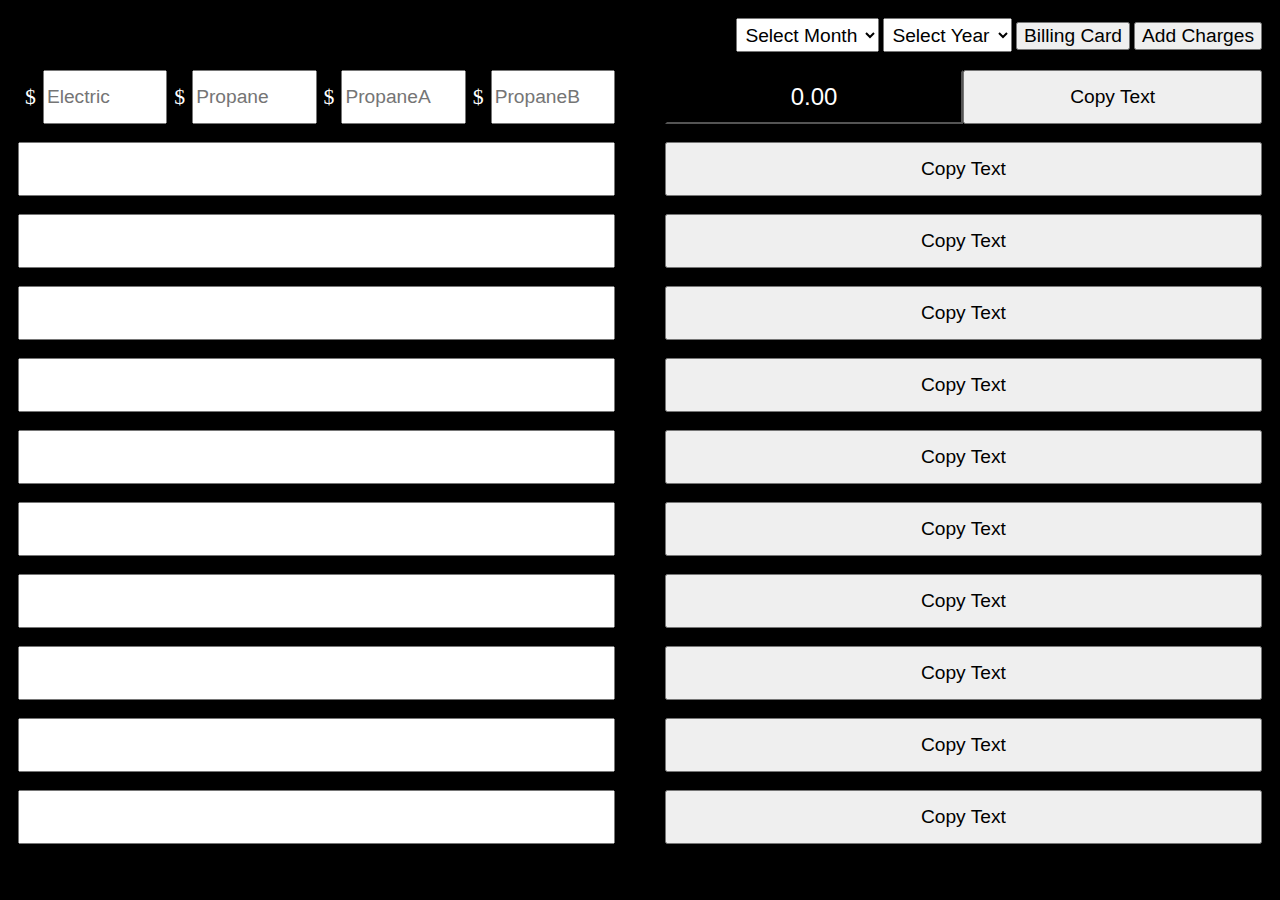
<file: billing.html>
<!DOCTYPE html>
<html lang="en">
<head>
    <meta charset="UTF-8">
    <meta name="viewport" content="width=device-width, initial-scale=1.0, maximum-scale=1.0, user-scalable=no">
    <meta name="HandheldFriendly" content="true">
    <link rel="stylesheet" href="billingAppFiles/css/small.css">
    <link rel="apple-touch-icon" sizes="180x180" href="billingAppFiles/images/apple-touch-icon.png">
    <link rel="icon" type="image/png" sizes="32x32" href="billingAppFiles/images/favicon-32x32.png">
    <link rel="icon" type="image/png" sizes="16x16" href="billingAppFiles/images/favicon-16x16.png">
    <link rel="manifest" href="billingAppFiles/images/site.webmanifest">
    <title>Billing App</title>
</head>
<body >
    <div class="selectors">
        <select id="monthSelect" onchange="updateYear(),updateMonth(),getMonthNumber(),chargeOrBill(),saveValue(this)">
            <option value="">Select Month</option>
            <option value="January">January</option>
            <option value="February">February</option>
            <option value="March">March</option>
            <option value="April">April</option>
            <option value="May">May</option>
            <option value="June">June</option>
            <option value="July">July</option>
            <option value="August">August</option>
            <option value="September">September</option>
            <option value="October">October</option>
            <option value="November">November</option>
            <option value="December">December</option>
        </select>
    
        <select id="yearSelect" onchange="updateYear(), updateMonth(), getMonthNumber(), chargeOrBill(), saveValue(this)">
            <option value="">Select Year</option>
        </select>

        <button id="billingCardButton" onclick="toggleButtonStyle('billingCard'),bill(),getMonthNumber();">Billing Card</button>
        <button id="addChargesButton" onclick="toggleButtonStyle('addCharges'),charge(),getMonthNumber();">Add Charges</button>

    </div>

    <div class="ccpf" oncontextmenu="return false;">
        
        <div class="preccpf">$</div>
        <input type="text" value="" id="electric" placeholder="Electric" onclick="getCcpf(), saveValue(this);" onkeyup='saveValue(this);' oncontextmenu="this.value='', getCcpf(), saveValue(this);">
        <div class="preccpf">$</div>
        <input type="text" value="" id="propane" placeholder="Propane" onclick="getCcpf(), saveValue(this);" onkeyup='saveValue(this);' oncontextmenu="this.value='', getCcpf(), saveValue(this);">
        <div class="preccpf">$</div>
        <input type="text" value="" id="propaneA" placeholder="PropaneA" onclick="getCcpf(), saveValue(this);" onkeyup='saveValue(this);' oncontextmenu="this.value='', getCcpf(), saveValue(this);">
        <div class="preccpf">$</div>
        <input type="text" value="" id="propaneB" placeholder="PropaneB" onclick="getCcpf(), saveValue(this);" onkeyup='saveValue(this);' oncontextmenu="this.value='', getCcpf(), saveValue(this);">
    
        <div></div>
    
        <input type="text" value="" id="input0" readonly></input>
        <button id="button0" onclick="copyText(0)">Copy Text</button>
    </div>

    <div class="description">

        <input type="text" value="" id="input1" onkeyup='saveValue(this);'>
        <div></div>
        <button id="button1" onclick="copyText(1)">Copy Text</button>

        <input type="text" value="" id="input2" onkeyup='saveValue(this);'>
        <div></div>
        <button id="button2" onclick="copyText(2)">Copy Text</button>

        <input type="text" value="" id="input3" onkeyup='saveValue(this);'>
        <div></div>
        <button id="button3" onclick="copyText(3)">Copy Text</button>

        <input type="text" value="" id="input4" onkeyup='saveValue(this);'>
        <div></div>
        <button id="button4" onclick="copyText(4)">Copy Text</button>

        <input type="text" value="" id="input5" onkeyup='saveValue(this);'>
        <div></div>
        <button id="button5" onclick="copyText(5)">Copy Text</button>

        <input type="text" value="" id="input6" onkeyup='saveValue(this);'>
        <div></div>
        <button id="button6" onclick="copyText(6)">Copy Text</button>

        <input type="text" value="" id="input7" onkeyup='saveValue(this);'>
        <div></div>
        <button id="button7" onclick="copyText(7)">Copy Text</button>

        <input type="text" value="" id="input8" onkeyup='saveValue(this);'>
        <div></div>
        <button id="button8" onclick="copyText(8)">Copy Text</button>

        <input type="text" value="" id="input9" onkeyup='saveValue(this);'>
        <div></div>
        <button id="button9" onclick="copyText(9)">Copy Text</button>

        <input type="text" value="" id="input10" onkeyup='saveValue(this);'>
        <div></div>
        <button id="button10" onclick="copyText(10)">Copy Text</button>

    </div>

</body>

<footer>
    <script src="billingAppFiles/js/main.js"></script>
</footer>

</html>
</file>
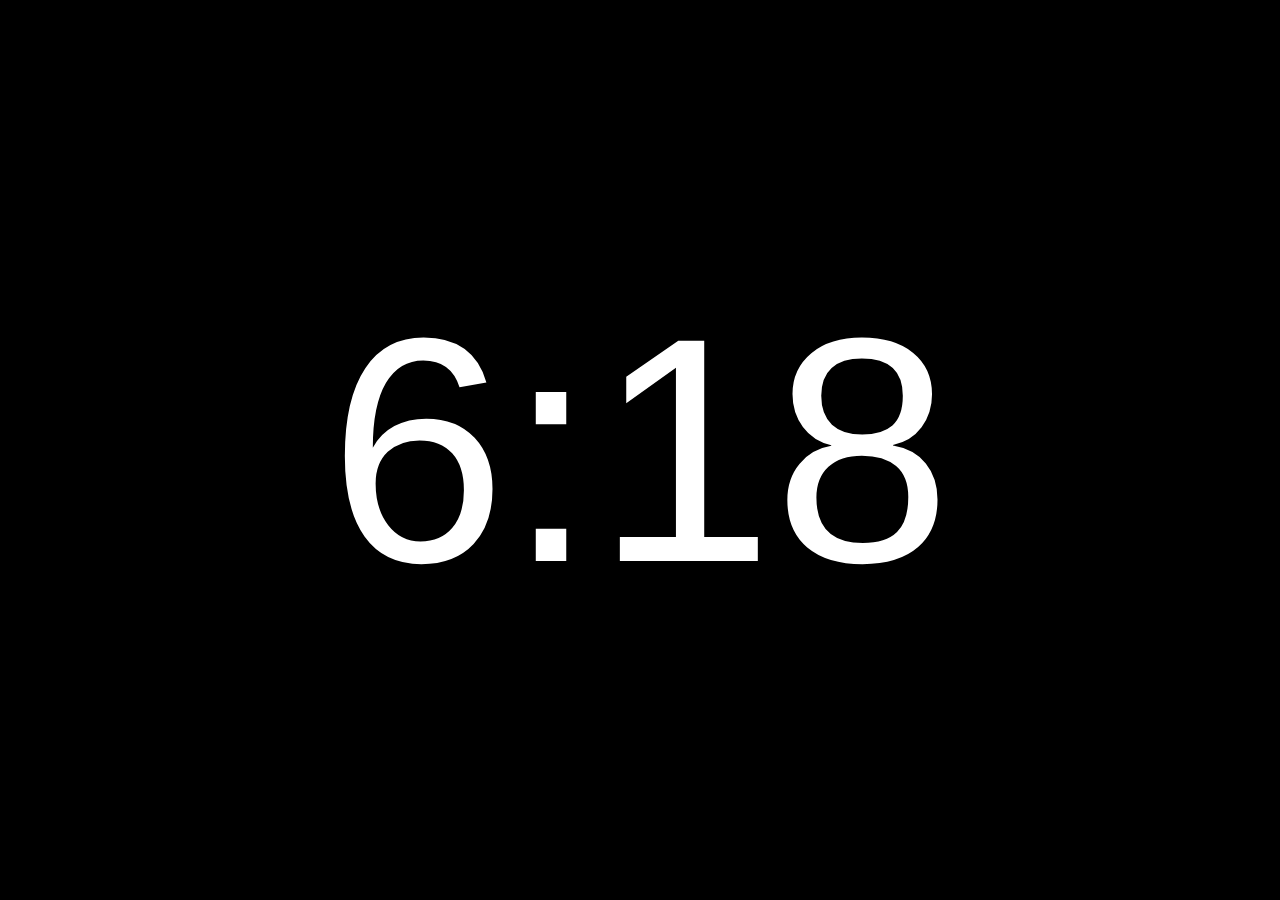
<file: clock.html>
<!DOCTYPE html>
<html lang="en">
<head>
    <meta charset="UTF-8">
    <meta name="viewport" content="width=device-width, initial-scale=1.0, maximum-scale=1.0, user-scalable=no">
    <meta name="HandheldFriendly" content="true">
    <title>Clock</title>
    <style>
        body, html {
            height: 100%;
            margin: 0;
            display: flex;
            justify-content: center;
            align-items: center;
            font-family: Arial, sans-serif;
            background-color: black;
            color: white;
        }
        #datetime {
            font-size: 25vw;
        }
        .blink {
            animation: blinker 1s step-start infinite;
        }
        @keyframes blinker {
            50% {
                opacity: 0;
            }
        }
        @media (min-width: 600px) {
            #datetime {
                font-size: 25vw;
            }
        }
    </style>
</head>
<body>
    <span id="datetime"></span>

    <script>
        function getCurrentTime() {
            const now = new Date();
            let hours = now.getHours();
            const minutes = now.getMinutes().toString().padStart(2, '0');
            hours = hours % 12;
            hours = hours ? hours : 12; // the hour '0' should be '12'
            return `${hours}<span class="blink">:</span>${minutes}`;
        }

        function updateTime() {
            document.getElementById('datetime').innerHTML = getCurrentTime();
        }

        // Update the time immediately when the page loads
        updateTime();

        // Update the time every second
        setInterval(updateTime, 1000);
    </script>
</body>

</html>
</file>
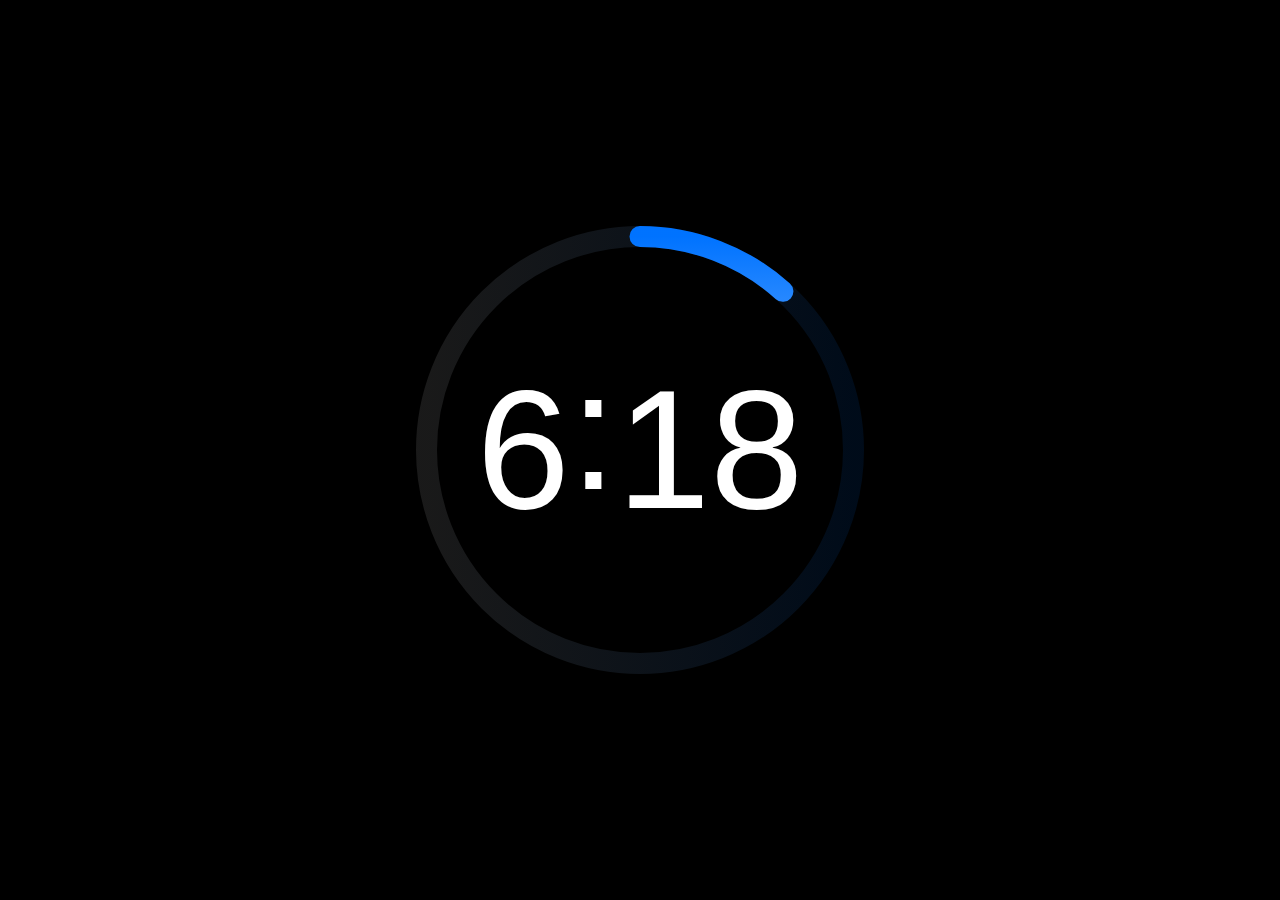
<file: clockApp.html>
<!DOCTYPE html>
<html lang="en">
<head>
    <meta charset="UTF-8">
    <meta http-equiv="X-UA-Compatible" content="IE=edge">
    <meta name="viewport" content="width=device-width, initial-scale=1.0">
    <title>Progress Clock</title>
    <!-- css file -->
    <link rel="stylesheet" href="clockAppFiles/css/style.css">
    <!-- js file -->
    <script src="clockAppFiles/js/script.js" ></script>
</head>
<body>
    <div id="clock" class="progress-clock">
        <button class="progress-clock__time-date" data-group="d" type="button">
            <!-- <small data-unit="w">Sunday</small><br>
            <span data-unit="mo">January</span> -->
            <!-- <span data-unit="d">1</span> -->
        </button>
        <button class="progress-clock__time-digit" data-unit="h" data-group="h" type="button">12</button><span class="progress-clock__time-colon">:</span><button class="progress-clock__time-digit" data-unit="m" data-group="m" type="button">00</button>
        <!-- <span class="progress-clock__time-ampm" data-unit="ap">AM</span> -->
        <svg class="progress-clock__rings" width="256" height="256" viewBox="0 0 256 256">
            <defs>
                <!-- <linearGradient id="pc-red" x1="1" y1="0.5" x2="0" y2="0.5">
                    <stop offset="0%" stop-color="hsl(283,90%,55%)" />
                    <stop offset="100%" stop-color="hsl(263,90%,55%)" />

                </linearGradient> -->
                <!-- <linearGradient id="pc-yellow" x1="1" y1="0.5" x2="0" y2="0.5">
                    <stop offset="0%" stop-color="hsl(43,90%,55%)" />
                    <stop offset="100%" stop-color="hsl(23,90%,55%)" />
                </linearGradient>
                <linearGradient id="pc-blue" x1="1" y1="0.5" x2="0" y2="0.5">
                    <stop offset="0%" stop-color="hsl(223,90%,55%)" />
                    <stop offset="100%" stop-color="hsl(203,90%,55%)" /> -->
                <!-- </linearGradient> -->
                <linearGradient id="pc-purple" x1="1" y1="0.5" x2="0" y2="0.5">
                    <stop offset="0%" stop-color="hsl(213,100%,50%)" />
                    <stop offset="100%" stop-color="hsl(360,100%,100%)" />
                </linearGradient>
            </defs>
            <!-- Days of Month -->
            <!-- <g data-units="d">
                <circle class="progress-clock__ring" cx="128" cy="128" r="74" fill="none" opacity="0.1" stroke="url(#pc-red)" stroke-width="12" />
                <circle class="progress-clock__ring-fill" data-ring="mo" cx="128" cy="128" r="74" fill="none" stroke="url(#pc-red)" stroke-width="12" stroke-dasharray="465 465" stroke-dashoffset="465" stroke-linecap="round" transform="rotate(-90,128,128)" />
            </g> -->
            <!-- Hours of Day
            <g data-units="h">
                <circle class="progress-clock__ring" cx="128" cy="128" r="90" fill="none" opacity="0.1" stroke="url(#pc-yellow)" stroke-width="12" />
                <circle class="progress-clock__ring-fill" data-ring="d" cx="128" cy="128" r="90" fill="none" stroke="url(#pc-yellow)" stroke-width="12" stroke-dasharray="565.5 565.5" stroke-dashoffset="565.5" stroke-linecap="round" transform="rotate(-90,128,128)" />
            </g>
            <!-- Minutes of Hour -->
            <!-- <g data-units="m">
                <circle class="progress-clock__ring" cx="128" cy="128" r="106" fill="none" opacity="0.1" stroke="url(#pc-blue)" stroke-width="12" />
                <circle class="progress-clock__ring-fill" data-ring="h" cx="128" cy="128" r="106" fill="none" stroke="url(#pc-blue)" stroke-width="12" stroke-dasharray="666 666" stroke-dashoffset="666" stroke-linecap="round" transform="rotate(-90,128,128)" />
            </g> -->
            <!-- Seconds of Minute -->
            <g data-units="s">
                <circle class="progress-clock__ring" cx="128" cy="128" r="122" fill="none" opacity="0.1" stroke="url(#pc-purple)" stroke-width="12" />
                <circle class="progress-clock__ring-fill" data-ring="m" cx="128" cy="128" r="122" fill="none" stroke="url(#pc-purple)" stroke-width="12" stroke-dasharray="766.5 766.5" stroke-dashoffset="766.5" stroke-linecap="round" transform="rotate(-90,128,128)" />
            </g>
        </svg>
    </div>
</body>
</html>
</file>
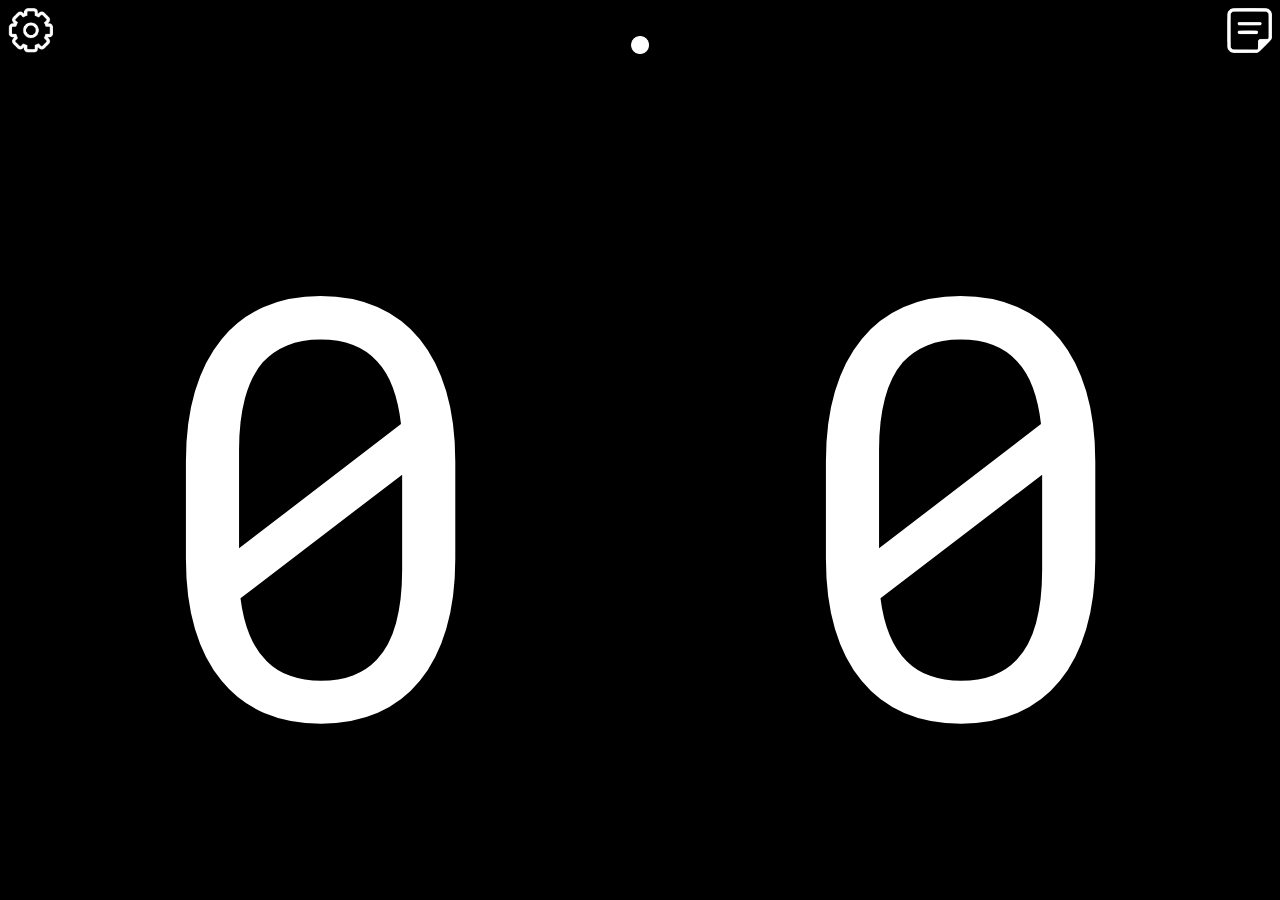
<file: pingPongScoreBoard.html>
<!DOCTYPE html>
<html lang="en">
<head>
    <meta charset="UTF-8">
    <meta name="viewport" content="width=device-width, initial-scale=1.0, maximum-scale=1.0, user-scalable=no">
    <meta name="HandheldFriendly" content="true">
    <link rel="stylesheet" href="pingPongFiles/css/small.css">
    <link rel="icon" type="image/x-icon" href="pingPongFiles/images/pingPongIcon.ico">
    <title>Ping Pong Score Board</title>
</head>
<body>
    
    <img class="settingsIcon icon" src="pingPongFiles/images/settingsIcon.png" alt="settingsIcon" onclick="settingsToggle()">
    
    <!-- <img class="adjustmentBtnsIcon icon" src="pingPongFiles/images/adjustmentBtnsOff.png" alt="adjustmentBtnsIcon" onclick="adustmentBtnsToggle()"> -->

    <img class="notesIcon icon" src="pingPongFiles/images/notesIcon.png" alt="notesIcon" onclick='notesToggle()'>

    <img class="resetIcon icon" src="pingPongFiles/images/resetIcon.png" alt="resetIcon" onclick="reset()">

    <div class="blank" onclick="blank()"></div>

    <img class="iconsBtnsToggle" src="pingPongFiles/images/whiteDot.png" alt="iconsBtnsToggle" onclick="iconsBtnsToggle()">
         
    <div class="leftScore card" onclick="leftScoreIncrease()" oncontextmenu="leftScoreDecrease()">
        <p class="leftNumber"></p>
    </div>
 
    <div class="rightScore card" onclick="rightScoreIncrease()" oncontextmenu="rightScoreDecrease()">
        <p class="rightNumber"></p>
    </div>

    <!-- <div class="leftAdjustments">
        <p class="leftPlus adbox" onclick="leftScoreIncrease()"> + </p>
        <p class="leftMinus adbox" onclick="leftScoreDecrease()"> - </p>
    </div>

    <div class="rightAdjustments">
        <p class="rightPlus adbox" onclick="rightScoreIncrease()"> + </p>
        <p class="rightMinus adbox" onclick="rightScoreDecrease()"> - </p>
    </div> -->

    <div class="settingsView">
        <div class="settingsContent">
            <label>Server Start</label>
            <h2 onclick="settingsToggle()">X</h2>     
            <input type="submit" value="Start Left" id="startLeftBtn" onclick="startServerBtn(0)"></input>
            <input type="submit" value="Start Right" id="startRightBtn" onclick="startServerBtn(1)"></input>
            <!-- <label for="backColor">Background Color</label> -->
            <!-- <input type="color" id="backColor" value="#000000" onfocus="deApply()"> -->


            <!-- <label for="max">Max Count</label>
            <input type="text" id="max" name="Max Count" placeholder="99" onfocus="deApply(), this.value=''" > -->
            <input type="submit" value="Default" id="Default" onclick="preset()"></input> 
            <input type="submit" value="Preset 1" id="preset1" onclick="preset(1)"></input>
            <input type="submit" value="Preset 2" id="preset2" onclick="preset(2)"></input>
            <input type="submit" value="Preset 3" id="preset3" onclick="preset(3)"></input>
            <label>Left Key Increase</label>
            <input type="text" id="LIKey" name="Max Count" value="ArrowUp" onfocus="deApply(), this.value=''" >
            <label>Left Key Decrease</label>
            <input type="text" id="LDKey" name="Max Count" value="ArrowDown" onfocus="deApply(), this.value=''" >
            <label>Right Key Increase</label>
            <input type="text" id="RIKey" name="Max Count" value="ArrowRight" onfocus="deApply(), this.value=''" >
            <label>Left Key Decrease</label>
            <input type="text" id="RDKey" name="Max Count" value="ArrowLeft" onfocus="deApply(), this.value=''" >
            <input type="submit" value="Apply" id="applyBtn" onclick="apply()"></input>
            <input type="submit" value="Reset" id="resetBtn" onclick="reset()"></input>
        </div>
    </div>
    
    <div class="notesView">
        <div class="notesContent">
            <h1>NOTES ON USAGE</h1>
            <h6>General Increment: Left Click</h6>
            <h6>General Decrement: Right Click</h6>
            <h6>Go to SETTINGS to view and set custom keybindings </h6>
            <h6>Visit my portfolio <a href="index.html">HERE</a></h6>
            <h1></h1>
        </div>

    </div>

</body>

<footer>
    <script src="pingPongFiles/js/main.js"></script>
</footer>

</html>
</file>
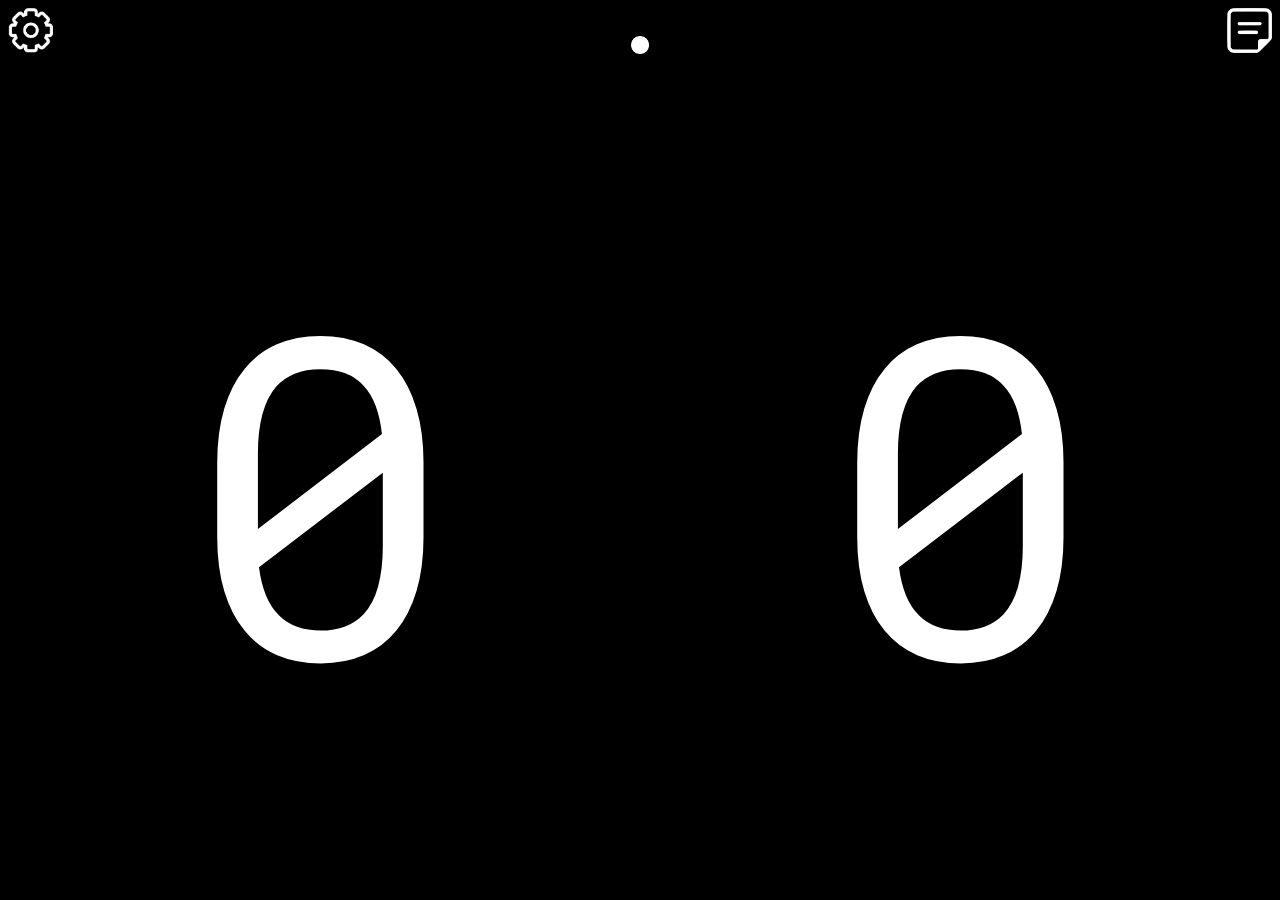
<file: volleyballScoreBoard.html>
<!DOCTYPE html>
<html lang="en">
<head>
    <meta charset="UTF-8">
    <meta name="viewport" content="width=device-width, initial-scale=1.0, maximum-scale=1.0, user-scalable=no">
    <meta name="HandheldFriendly" content="true">
    <link rel="stylesheet" href="volleyballFiles/css/small.css">
    <link rel="icon" type="image/x-icon" href="volleyballFiles/images/volleyballIcon.ico">
    <title>Volleyball Score Board</title>
</head>
<body>
    
    <img class="settingsIcon icon" src="volleyballFiles/images/settingsIcon.png" alt="settingsIcon" onclick="settingsToggle()">
    
    <!-- <img class="adjustmentBtnsIcon icon" src="volleyballFiles/images/adjustmentBtnsOff.png" alt="adjustmentBtnsIcon" onclick="adustmentBtnsToggle()"> -->

    <img class="notesIcon icon" src="volleyballFiles/images/notesIcon.png" alt="notesIcon" onclick='notesToggle()'>

    <img class="resetIcon icon" src="volleyballFiles/images/resetIcon.png" alt="resetIcon" onclick="reset()">

    <div class="blank" onclick="blank()"></div>

    <img class="iconsBtnsToggle" src="volleyballFiles/images/whiteDot.png" alt="iconsBtnsToggle" onclick="iconsBtnsToggle()">
         
    <div class="leftScore card" onclick="leftScoreIncrease()" oncontextmenu="leftScoreDecrease()">
        <p class="leftNumber"></p>
    </div>
 
    <div class="rightScore card" onclick="rightScoreIncrease()" oncontextmenu="rightScoreDecrease()">
        <p class="rightNumber"></p>
    </div>

    <!-- <div class="leftAdjustments">
        <p class="leftPlus adbox" onclick="leftScoreIncrease()"> + </p>
        <p class="leftMinus adbox" onclick="leftScoreDecrease()"> - </p>
    </div>

    <div class="rightAdjustments">
        <p class="rightPlus adbox" onclick="rightScoreIncrease()"> + </p>
        <p class="rightMinus adbox" onclick="rightScoreDecrease()"> - </p>
    </div> -->

    <div class="settingsView">
        <div class="settingsContent">
            <label>Server Switch Key</label>
            <h2 onclick="settingsToggle()">X</h2>     
            <input type="submit" value="Off" id="serverSwitchBtn" onclick="serverSwitchBtn()"></input>             
            <input type="text" id="SSKey" name="Server Switch" value="." onfocus="deApply(), this.value=''" >
            <!-- <label for="backColor">Background Color</label> -->
            <!-- <input type="color" id="backColor" value="#000000" onfocus="deApply()"> -->


            <!-- <label for="max">Max Count</label>
            <input type="text" id="max" name="Max Count" placeholder="99" onfocus="deApply(), this.value=''" > -->
            <input type="submit" value="Default" id="Default" onclick="preset()"></input> 
            <input type="submit" value="Preset 1" id="preset1" onclick="preset(1)"></input>
            <input type="submit" value="Preset 2" id="preset2" onclick="preset(2)"></input>
            <input type="submit" value="Preset 3" id="preset3" onclick="preset(3)"></input>
            <label>Left Key Increase</label>
            <input type="text" id="LIKey" name="Max Count" value="ArrowUp" onfocus="deApply(), this.value=''" >
            <label>Left Key Decrease</label>
            <input type="text" id="LDKey" name="Max Count" value="ArrowDown" onfocus="deApply(), this.value=''" >
            <label>Right Key Increase</label>
            <input type="text" id="RIKey" name="Max Count" value="ArrowRight" onfocus="deApply(), this.value=''" >
            <label>Left Key Decrease</label>
            <input type="text" id="RDKey" name="Max Count" value="ArrowLeft" onfocus="deApply(), this.value=''" >
            <input type="submit" value="Apply" id="applyBtn" onclick="apply()"></input>
            <input type="submit" value="Reset" id="resetBtn" onclick="reset()"></input>
        </div>
    </div>
    
    <div class="notesView">
        <div class="notesContent">
            <h1>NOTES ON USAGE</h1>
            <h6>General Increment: Left Click</h6>
            <h6>General Decrement: Right Click</h6>
            <h6>Go to SETTINGS to view and set custom keybindings </h6>
            <h6>Visit my portfolio <a href="index.html">HERE</a></h6>
            <h1></h1>
        </div>

    </div>

</body>

<footer>
    <script src="volleyballFiles/js/main.js"></script>
</footer>

</html>
</file>
<file: billingAppFiles/css/small.css>
@import url('https://fonts.googleapis.com/css2?family=Roboto+Mono&display=swap');

:root {
    --background: #000000;
    --textColor: #FFFFFF;
    --font: 'Roboto Mono', monospace;
    --imgSize: 5vh;
}
body {
    background-color: var(--background);
    display: grid;
    grid-template-columns: 100%;
    margin: 2vh;
}

.active {
    background-color: green;
    color: white;
}

.ccpf {
    display: grid;
    grid-template-columns: 2% 10% 2% 10% 2% 10% 2% 10% 4% 24% 24%;
    grid-template-rows: 6vh;
    align-self: center;
}

.preccpf {
    color: white;
    background-color: black;
    font-size: 1.7vw;
    align-self: center;
    justify-self: center;
}

.description {
    display: grid;
    grid-template-columns: 48% 4% 48%;
    grid-template-rows: repeat(10, 6vh);
    gap: 2vh 0px;
    align-self: center;
    margin: 2vh 0px;
}

input {
    font-size: 120%;
    cursor: text;
}

button {
    font-size: 120%;
    cursor: pointer;
}

#input0 {
    background-color: #000000;
    border-color: #000000;
    color: #FFFFFF;
    font-size: 150%;
    text-align: center;
    cursor: pointer;
}

.presets {
    display: grid;
    grid-template-columns: 48% 4% 48%;
    gap: 2vh 0px;
    align-self: center;
    margin: 2vh 0px;
}

.year {
    margin: 2vh 0px;
}

.selectors {
    margin-bottom: 2vh;
    justify-self: right;
}

select {
    font-size: 120%;
    padding: 0.5vh;
    cursor: pointer;
}

#preset {
    height: 50px;
}
</file>
<file: clockAppFiles/css/style.css>
* {
	border: 0;
	box-sizing: border-box;
	margin: 0;
	padding: 0;
}
:root {
	--hue: 223;
	--bg: hsl(var(--hue),10%,0%);
	--fg: hsl(var(--hue),10%,100%);
	font-size: calc(20px + (24 - 16) * (100vw - 320px) / (1280 - 320));
}
body, button {
	color: var(--fg);
	font: 1em/1.5 -apple-system, BlinkMacSystemFont, "Segoe UI", Roboto, Helvetica, Arial, sans-serif;
}
body {
	background-color: var(--bg);
	height: 100vh;
	display: grid;
	place-items: center;
}

.progress-clock {
	display: grid;
	justify-content: center;
	align-content: center;
	position: relative;
	text-align: center;
	width: 16em;
	height: 16em;
}
.progress-clock__time-date,
.progress-clock__time-digit,
.progress-clock__time-colon,
.progress-clock__time-ampm {
	transition: color 0.2s linear;
	-webkit-user-select: none;
	-moz-user-select: none;
	user-select: none;
}
.progress-clock__time-date,
.progress-clock__time-digit {
	background: transparent;
}
.progress-clock__time-date,
.progress-clock__time-ampm {
	grid-column: 1 / 6;
}
.progress-clock__time-date {
	font-size: 0.75em;
	line-height: 1.33;
}
.progress-clock__time-digit,
.progress-clock__time-colon {
	font-size: 6em;
	font-weight: 400;
	grid-row: 2;
}
.progress-clock__time-colon {
	line-height: 1.275;
}
.progress-clock__time-ampm {
	cursor: default;
	grid-row: 3;
}
.progress-clock__rings {
	display: block;
	position: absolute;
	top: 0;
	left: 0;
	width: 100%;
	height: 100%;
	z-index: -1;
}
.progress-clock__ring {
	opacity: 0.1;
}
.progress-clock__ring-fill {
	transition:
		opacity 0s 0.3s linear,
		stroke-dashoffset 0.3s ease-in-out;
}
.progress-clock__ring-fill--360 {
	opacity: 0;
	stroke-dashoffset: 0;
	transition-duration: 0.3s;
}
[data-group]:focus {
	outline: transparent;
}
[data-units] {
	transition: opacity 0.2s linear;
}
/* [data-group="d"]:focus,
[data-group="d"]:hover {
	color: hsl(333,90%,55%);
}
[data-group="h"]:focus,
[data-group="h"]:hover {
	color: hsl(33,90%,55%);
}
[data-group="m"]:focus,
[data-group="m"]:hover {
	color: hsl(213,90%,55%);
}
[data-group="s"]:focus,
[data-group="s"]:hover {
	color: hsl(273,90%,55%);
}
[data-group]:focus ~ .progress-clock__rings [data-units],
[data-group]:hover ~ .progress-clock__rings [data-units] {
	opacity: 0.2;
}
[data-group="d"]:focus ~ .progress-clock__rings [data-units="d"],
[data-group="d"]:hover ~ .progress-clock__rings [data-units="d"],
[data-group="h"]:focus ~ .progress-clock__rings [data-units="h"],
[data-group="h"]:hover ~ .progress-clock__rings [data-units="h"],
[data-group="m"]:focus ~ .progress-clock__rings [data-units="m"],
[data-group="m"]:hover ~ .progress-clock__rings [data-units="m"],
[data-group="s"]:focus ~ .progress-clock__rings [data-units="s"],
[data-group="s"]:hover ~ .progress-clock__rings [data-units="s"] {
	opacity: 1;
} */

/* Dark theme */
@media (prefers-color-scheme: dark) {
	:root {
		--bg: hsl(var(--hue),10%,10%);
		--fg: hsl(var(--hue),10%,90%);
	}
	.progress-clock__ring {
		opacity: 0.2;
	}
}
</file>
<file: pingPongFiles/css/small.css>
@import url('https://fonts.googleapis.com/css2?family=Roboto+Mono&display=swap');

:root {
    --background: #000000;
    --textColor: #FFFFFF;
    --font: 'Roboto Mono', monospace;
    --imgSize: 5vh;
}

body {
    display: grid;
    grid-template-columns: 1fr 1fr;
    grid-template-rows: 10vh 90vh;
    background-color: var(--background);
    align-self: center;
    margin: 0;
}

.icon {
    width: var(--imgSize);
    height: var(--imgSize);
}

.settingsIcon {
    grid-column: 1;
    grid-row: 1;
    justify-self: left;
}

.adjustmentBtnsIcon {
    grid-column: 1/3;
    grid-row: 1;
    justify-self: center;
}

.adjustmentBtnsIconOn {
    grid-column: 1/3;
    grid-row: 1;
    justify-self: center;
}

.notesIcon {
    grid-column: 2;
    grid-row: 1;
    justify-self: right;
}

.iconsBtnsToggle {
    width: 2vh;
    grid-column: 1/3;
    grid-row: 1;
    justify-self: center;
    align-self: center;
}

.resetIcon {
    grid-column: 2;
    grid-row: 1/4;
    justify-self: center;
    align-self: center;
}

.blank {
    grid-column: 1/5;
    grid-row: 2/5;
}

.leftScore {
    grid-column: 1;
    grid-row: 2;
}

.rightScore {
    grid-column: 2;
    grid-row: 2;
}

.leftAdjustments {
    grid-column: 1;
    grid-row: 3;
    font-size: 6vw;
    display: none;
    color: var(--textColor);
    text-align: center;
}

.rightAdjustments {
    grid-column: 2;
    grid-row: 3;
    font-size: 6vw;
    display: none;
    color: var(--textColor);
    text-align: center;
}


.adbox {
    border-style: solid;
    border-radius: 1vw;
    border-color: var(--textColor);
    width: 9vw;
    height: 9vw;
    padding: auto;
    cursor: pointer;
}

img {
    margin: 5px;
    display: block;
    padding: 3px;
    width: var(--imgSize);
    cursor: pointer;
    -webkit-user-select: none;        
    -moz-user-select: none;
    -ms-user-select: none;
    user-select: none;
}

p {
    font-family: var(--font);
    justify-self: center;
    align-self: center;
    margin: auto;
    padding: auto;
    -webkit-user-select: none;        
    -moz-user-select: none;
    -ms-user-select: none;
    user-select: none;
}

.settingsView {
    width: 20%;
    position: absolute;
    display: grid;
    transform: translate(-50%,-50%);
    top: 50%;
    left: 50%;
    border-radius: 5px;
    background-color: #f2f2f2;
    padding: 20px;
}

.settingsContent {
    display: grid;
    align-self: center;
    justify-self: center;
    grid-template-columns: 1fr 1fr;
    gap: 0.9vw;
    font-family: var(--font);
    font-size: 15px;
    color: black;
}

h1 {
    margin: 5px;
}

h2 {
    font-size: 20px;
    margin-top: -20px;
    margin: 0;
    text-align: right;
    cursor: pointer;
}

h6 {
    margin: 1px;
}

.card {
    margin-bottom: 1vh;
    justify-self: center;
    align-self: center;
    font-size: 65vh;
    cursor: pointer;
    display: grid;
    height: 100%;
    width: 100%;
    color: var(--textColor);
}

.off {
    display: none;
}

.on {
    display: flex;
}

input[type=text], select {
    width: 100%;
    padding: 12px 20px;
    margin: 8px 0;
    display: inline-block;
    border: 1px solid #ccc;
    border-radius: 4px;
    box-sizing: border-box;
    font-family: var(--font);
}

input[type=submit] {
    width: 100%;
    background-color: #000000;
    color: white;
    padding: 14px 20px;
    margin: 8px 0px;
    border: none;
    border-radius: 4px;
    cursor: pointer;
    font-family: var(--font);
}

input[type=color] {
    justify-self: left;
}

.bodySmall {
    grid-template-rows: 5vh 75vh 20vh;
}

.notesView {
    position: absolute;
    transform: translate(-50%,-50%);
    top: 50%;
    left: 50%;
    border-radius: 5px;
    background-color: #f2f2f2;
    padding: 20px;
}

.notesContent {
    display: grid;
    align-items: center;
    grid-template-columns: 21vw;
    gap: 0.9vw;
    font-family: var(--font);
    font-size: 1.1vw;
    color: black;
    text-align: center;
}
</file>
<file: volleyballFiles/css/small.css>
@import url('https://fonts.googleapis.com/css2?family=Roboto+Mono&display=swap');

:root {
    --background: #000000;
    --textColor: #FFFFFF;
    --font: 'Roboto Mono', monospace;
    --imgSize: 5vh;
}

body {
    display: grid;
    grid-template-columns: 1fr 1fr;
    grid-template-rows: 10vh 90vh;
    background-color: var(--background);
    align-self: center;
    margin: 0;
}

.icon {
    width: var(--imgSize);
    height: var(--imgSize);
}

.settingsIcon {
    grid-column: 1;
    grid-row: 1;
    justify-self: left;
}

.adjustmentBtnsIcon {
    grid-column: 1/3;
    grid-row: 1;
    justify-self: center;
}

.adjustmentBtnsIconOn {
    grid-column: 1/3;
    grid-row: 1;
    justify-self: center;
}

.notesIcon {
    grid-column: 2;
    grid-row: 1;
    justify-self: right;
}

.iconsBtnsToggle {
    width: 2vh;
    grid-column: 1/3;
    grid-row: 1;
    justify-self: center;
    align-self: center;
}

.resetIcon {
    grid-column: 2;
    grid-row: 1/4;
    justify-self: center;
    align-self: center;
}

.blank {
    grid-column: 1/5;
    grid-row: 2/5;
}

.leftScore {
    grid-column: 1;
    grid-row: 2;
}

.rightScore {
    grid-column: 2;
    grid-row: 2;
}

.leftAdjustments {
    grid-column: 1;
    grid-row: 3;
    font-size: 6vw;
    display: none;
    color: var(--textColor);
    text-align: center;
}

.rightAdjustments {
    grid-column: 2;
    grid-row: 3;
    font-size: 6vw;
    display: none;
    color: var(--textColor);
    text-align: center;
}


.adbox {
    border-style: solid;
    border-radius: 1vw;
    border-color: var(--textColor);
    width: 9vw;
    height: 9vw;
    padding: auto;
    cursor: pointer;
}

img {
    margin: 5px;
    display: block;
    padding: 3px;
    width: var(--imgSize);
    cursor: pointer;
    -webkit-user-select: none;        
    -moz-user-select: none;
    -ms-user-select: none;
    user-select: none;
}

p {
    font-family: var(--font);
    justify-self: center;
    align-self: center;
    margin: auto;
    padding: auto;
    -webkit-user-select: none;        
    -moz-user-select: none;
    -ms-user-select: none;
    user-select: none;
}

.settingsView {
    width: 20%;
    position: absolute;
    display: grid;
    transform: translate(-50%,-50%);
    top: 50%;
    left: 50%;
    border-radius: 5px;
    background-color: #f2f2f2;
    padding: 20px;
}

.settingsContent {
    display: grid;
    align-self: center;
    justify-self: center;
    grid-template-columns: 1fr 1fr;
    gap: 0.9vw;
    font-family: var(--font);
    font-size: 15px;
    color: black;
}

h1 {
    margin: 5px;
}

h2 {
    font-size: 20px;
    margin-top: -20px;
    margin: 0;
    text-align: right;
    cursor: pointer;
}

h6 {
    margin: 1px;
}

.card {
    margin-bottom: 20px;
    justify-self: center;
    align-self: center;
    font-size: 35vw;
    cursor: pointer;
    display: grid;
    height: 100%;
    width: 100%;
    color: var(--textColor);
}

.off {
    display: none;
}

.on {
    display: flex;
}

input[type=text], select {
    width: 100%;
    padding: 12px 20px;
    margin: 8px 0;
    display: inline-block;
    border: 1px solid #ccc;
    border-radius: 4px;
    box-sizing: border-box;
    font-family: var(--font);
}

input[type=submit] {
    width: 100%;
    background-color: #000000;
    color: white;
    padding: 14px 20px;
    margin: 8px 0px;
    border: none;
    border-radius: 4px;
    cursor: pointer;
    font-family: var(--font);
}

input[type=color] {
    justify-self: left;
}

.bodySmall {
    grid-template-rows: 5vh 75vh 20vh;
}

.notesView {
    position: absolute;
    transform: translate(-50%,-50%);
    top: 50%;
    left: 50%;
    border-radius: 5px;
    background-color: #f2f2f2;
    padding: 20px;
}

.notesContent {
    display: grid;
    align-items: center;
    grid-template-columns: 21vw;
    gap: 0.9vw;
    font-family: var(--font);
    font-size: 1.1vw;
    color: black;
    text-align: center;
}
</file>
